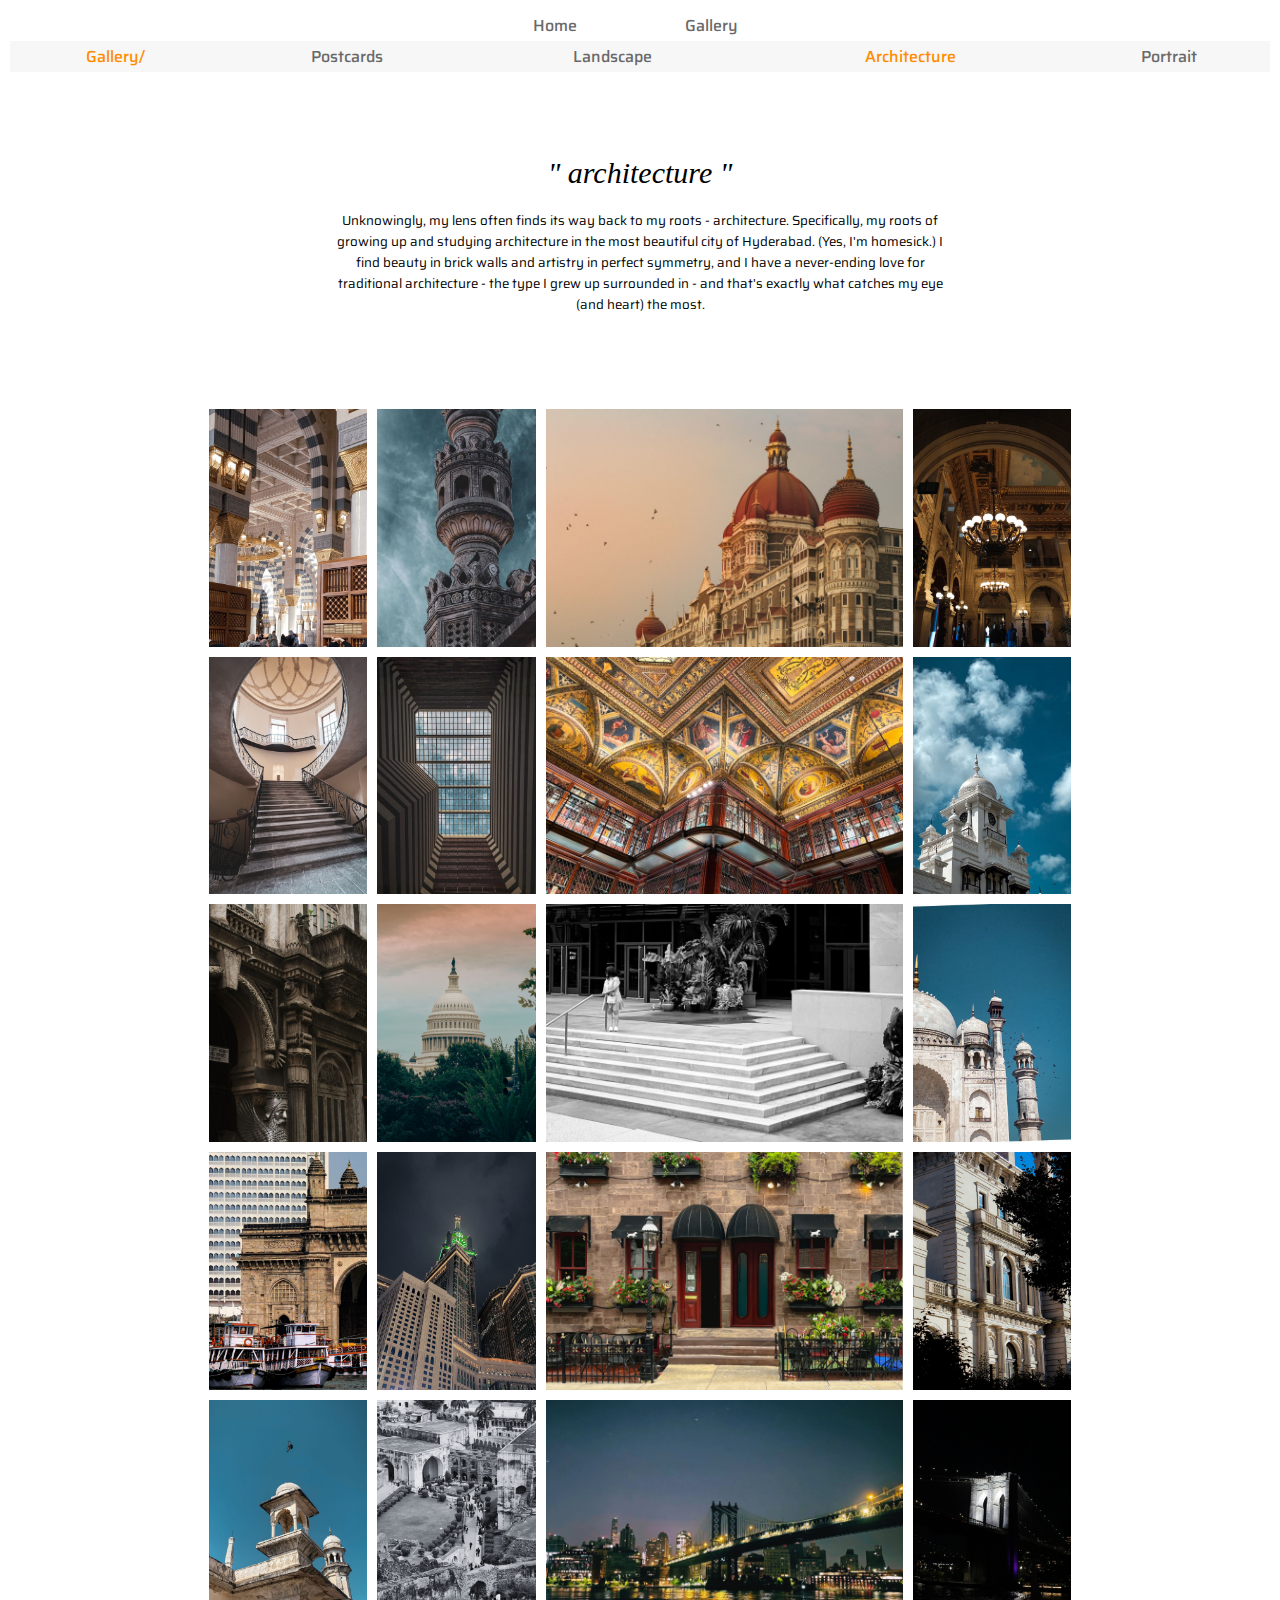
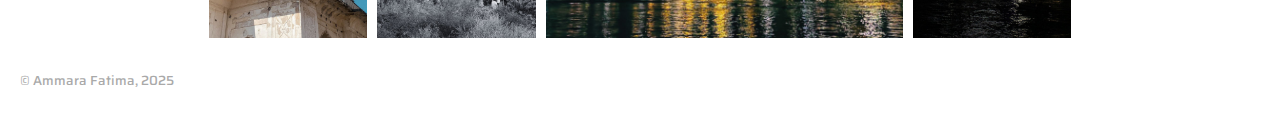
<file: Architecture.html>
<!DOCTYPE html>
<html lang="en">
    <head>
        <meta charset="UTF-8">
        <title>Title</title>
        <link rel="stylesheet" type="text/css" href="Style.css">
        <link rel="preconnect" href="https://fonts.googleapis.com">
<link rel="preconnect" href="https://fonts.gstatic.com" crossorigin>
<link href="https://fonts.googleapis.com/css2?family=Saira:ital,wght@0,100..900;1,100..900&display=swap" rel="stylesheet">
    </head>
    <body>
    <table>
    <tr> 
        <th> <a href="index.html"> Home </a> </th>
        <th> <a href="Gallery.html"> Gallery </a> </th>
        </tr>
        </table>
    <table class="SecondNav">
        <tr>
        <th> Gallery/ </th>
        <th> <a href="Postcards.html"> Postcards </a> </th>
        <th> <a href="Landscape.html"> Landscape </a> </th>
            <th> Architecture </th>
        <th> <a href="Portrait.html"> Portrait </a> </th>
        </tr>
        </table>    
    
          <div class="overlay-text" id="Architecture-text">
         <h3>
        " architecture " </h3>
        <h5>
Unknowingly, my lens often finds its way back to my roots - architecture. 
Specifically, my roots of growing up and studying architecture in the most beautiful city of Hyderabad. (Yes, I'm homesick.)
I find beauty in brick walls and artistry in perfect symmetry, and I have a never-ending love for traditional architecture - the type I grew up surrounded in - and that's exactly what catches my eye (and heart) the most.
              </h5>
    
        </div>    
        
            
        
    <div class=image-grid id="Architecture-grid">
      <img src="Architecture/A1.jpg" alt="Image">
        <img src="Architecture/A2.jpg" alt="Image">
        <img src="Architecture/A16.jpg" alt="Image">
        <img src="Architecture/A3.jpg" alt="Image">
        <img src="Architecture/A4.jpg" alt="Image">
        <img src="Architecture/A5.jpg" alt="Image">
          <img src="Architecture/A17.jpg" alt="Image">
        <img src="Architecture/A6.jpg" alt="Image">
        <img src="Architecture/A7.jpg" alt="Image">
        <img src="Architecture/A8.jpg" alt="Image">
         <img src="Architecture/A18.jpg" alt="Image">
        <img src="Architecture/A9.jpg" alt="Image">
        <img src="Architecture/A10.jpg" alt="Image">
        <img src="Architecture/A11.jpg" alt="Image">
        <img src="Architecture/A19.jpg" alt="Image">
        <img src="Architecture/A12.jpg" alt="Image">
        <img src="Architecture/A13.jpg" alt="Image">
        <img src="Architecture/A14.jpg" alt="Image">
         <img src="Architecture/A20.jpg" alt="Image">
        <img src="Architecture/A15.jpg" alt="Image">
        </div>
        
        
        
        
        <div class="footer">
        <h5>
        © Ammara Fatima, 2025
        </h5>
        </div>
    
    </body>
</html>
</file>
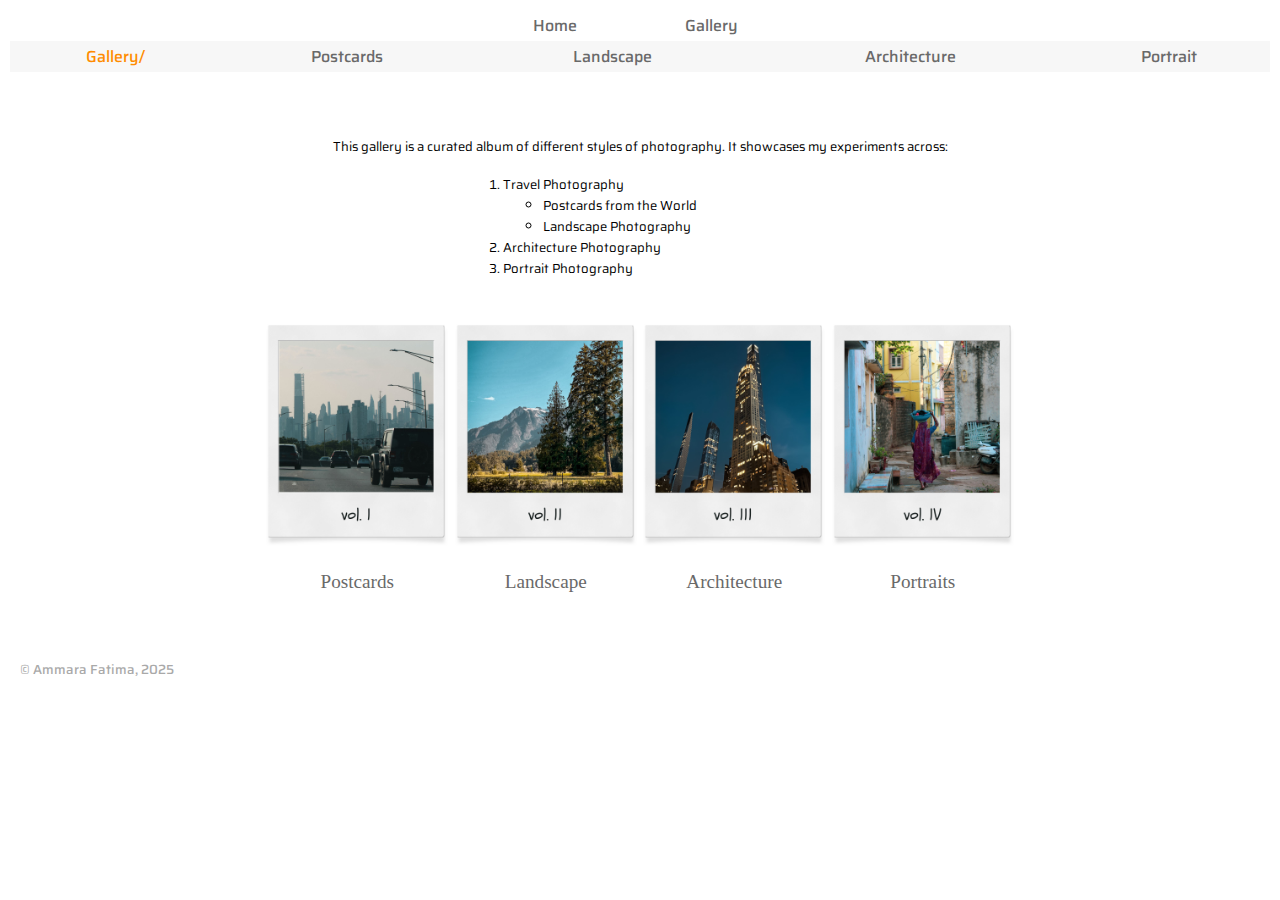
<file: Gallery.html>
<!DOCTYPE html>
<html lang="en">
    <head>
        <meta charset="UTF-8">
        <title>Title</title>
        <link rel="stylesheet" type="text/css" href="Style.css">
        <link rel="preconnect" href="https://fonts.googleapis.com">
<link rel="preconnect" href="https://fonts.gstatic.com" crossorigin>
<link href="https://fonts.googleapis.com/css2?family=Saira:ital,wght@0,100..900;1,100..900&display=swap" rel="stylesheet">
    </head>
    <body>
    <table>
    <tr> 
        <th> <a href="index.html"> Home </a> </th>
        <th> <a href="Gallery.html"> Gallery </a> </th>
        </tr>
        </table>
        
     <table class="SecondNav">
        <tr>
        <th> Gallery/ </th>
        <th> <a href="Postcards.html"> Postcards </a> </th>
        <th> <a href="Landscape.html"> Landscape </a> </th>
            <th> <a href="Architecture.html"> Architecture </a> </th>
        <th> <a href="Portrait.html"> Portrait </a> </th>
        </tr>
        </table> 
        
         <div class="overlay-text" id="Gallery-text">
            <h4> This gallery is a curated album of different styles of photography. 
                It showcases my experiments across:
            </h4>    
            <ol>
                <li> Travel Photography
                <ul> 
                    <li> Postcards from the World </li> 
                    <li> Landscape Photography </li>
                </ul>
                    </li>
                <li> Architecture Photography </li>
                <li> Portrait Photography </li>
                </ol>  
            </div>
        
        <table id="Gallery">
            <tr>
            <th> 
        <a href="Postcards.html">
             <img src="G1.jpg" alt="Image">
            </a>
            </th>
            <th>
        <a href="Landscape.html">
             <img src="G2.jpg" alt="Image">
            </a>
             </th>
          <th>
        <a href="Architecture.html">
             <img src="G3.jpg" alt="Image">
            </a>
        </th>
        <th>
        <a href="Portrait.html">
             <img src="G4.jpg" alt="Image">
            </a>  
          </th>
          </tr>
        <tr>
        <th>
            <a href="Postcards.html"> Postcards </a>
            </th>    
        <th>
            <a href="Landscape.html"> Landscape </a>
            </th>
        <th>
            <a href="Architecture.html"> Architecture </a>
            </th>      
        <th>
            <a href="Portrait.html"> Portraits </a>
        
            </th>
        </tr>
        </table>
        
        
        
        
        
        
        <div class="footer">
        <h5>
        © Ammara Fatima, 2025
        </h5>
        </div>
          </body>
</html>
</file>
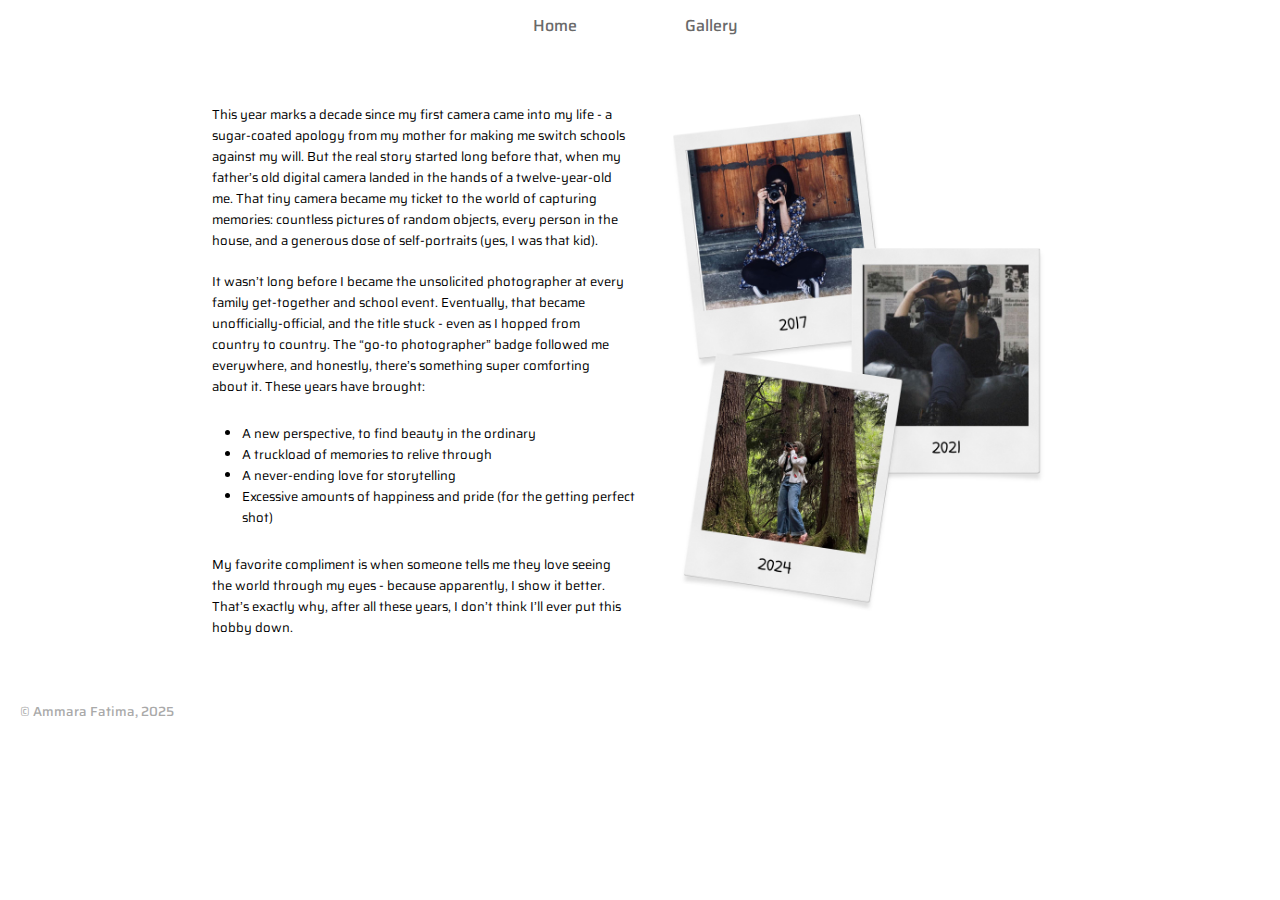
<file: Info.html>
<!DOCTYPE html>
<html lang="en">
    <head>
        <meta charset="UTF-8">
        <title>Title</title>
        <link rel="stylesheet" type="text/css" href="Style.css">
        <link rel="preconnect" href="https://fonts.googleapis.com">
<link rel="preconnect" href="https://fonts.gstatic.com" crossorigin>
<link href="https://fonts.googleapis.com/css2?family=Saira:ital,wght@0,100..900;1,100..900&display=swap" rel="stylesheet">
        <link rel="preconnect" href="https://fonts.googleapis.com">
<link rel="preconnect" href="https://fonts.gstatic.com" crossorigin>
<link href="https://fonts.googleapis.com/css2?family=Waterfall&display=swap" rel="stylesheet">
    </head>
    <body>
        <table>
    <tr> 
        <th> <a href="index.html"> Home </a> </th>
        <th> <a href="Gallery.html"> Gallery </a> </th>
        </tr>
        </table>
    
    <table id="Info">
        <tr>
        <td>
        <p>  
        This year marks a decade since my first camera came into my life - a sugar-coated apology from my mother for making me switch schools against my will. But the real story started long before that, when my father’s old digital camera landed in the hands of a twelve-year-old me. That tiny camera became my ticket to the world of capturing memories: countless pictures of random objects, every person in the house, and a generous dose of self-portraits (yes, I was that kid).
        </p>
        <p>    
            It wasn’t long before I became the unsolicited photographer at every family get-together and school event. Eventually, that became unofficially-official, and the title stuck - even as I hopped from country to country. The “go-to photographer” badge followed me everywhere, and honestly, there’s something super comforting about it. These years have brought:
        </p> 
        <ul>
            <li> A new perspective, to find beauty in the ordinary  </li>
            <li> A truckload of memories to relive through </li>
            <li> A never-ending love for storytelling </li>
            <li> Excessive amounts of happiness and pride (for the getting perfect shot) </li>
        </ul>
        <p>
             My favorite compliment is when someone tells me they love seeing the world through my eyes - because apparently, I show it better. That’s exactly why, after all these years, I don’t think I’ll ever put this hobby down.
        </p> 
            </td> 
        
        
        <th>
            <img src="2017.jpg" alt="Image">
            </th>
        </tr>
        </table>
        
        
    <div class="footer">
        <h5>
        © Ammara Fatima, 2025
        </h5>
        </div>    
        
    </body>
</html>
</file>
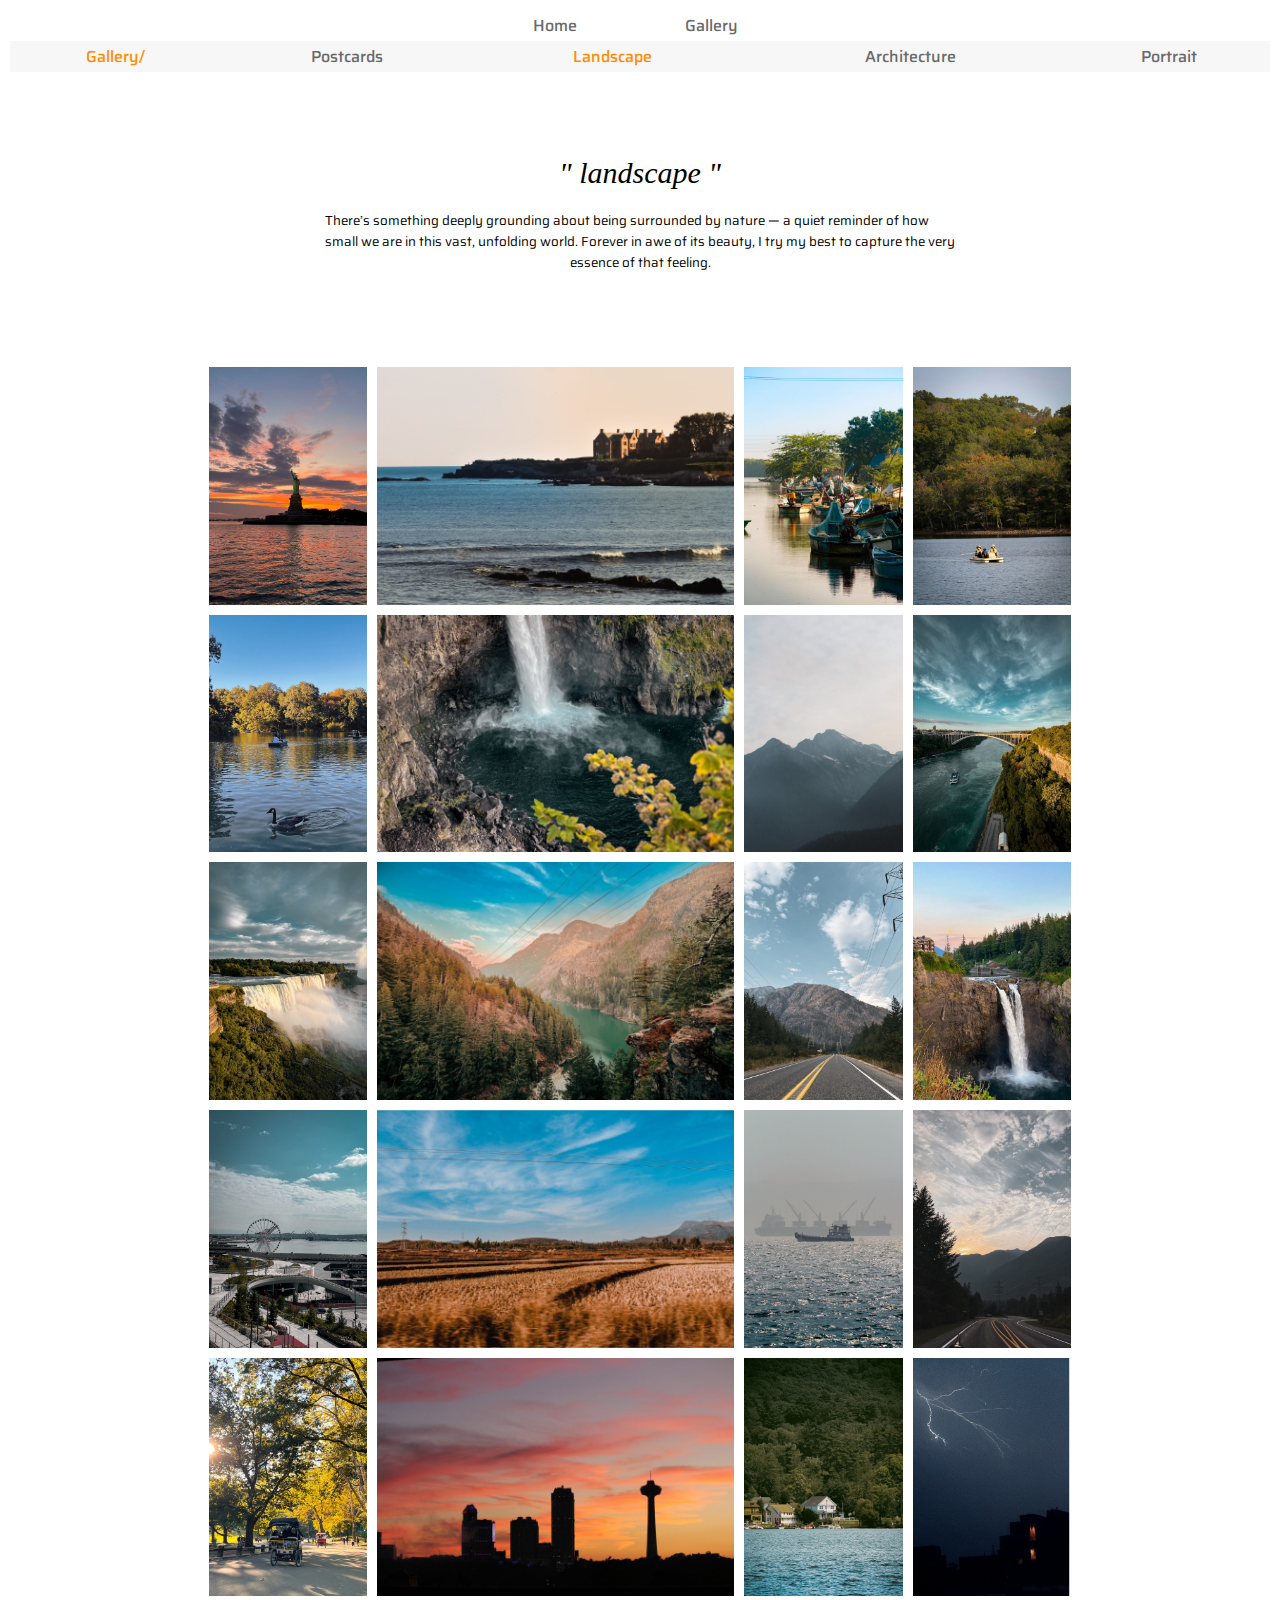
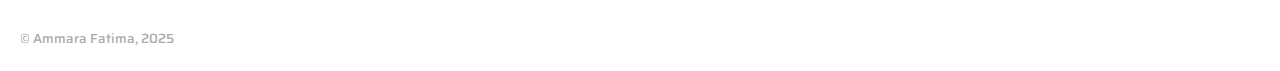
<file: Landscape.html>
<!DOCTYPE html>
<html lang="en">
    <head>
        <meta charset="UTF-8">
        <title>Title</title>
        <link rel="stylesheet" type="text/css" href="Style.css">
        <link rel="preconnect" href="https://fonts.googleapis.com">
<link rel="preconnect" href="https://fonts.gstatic.com" crossorigin>
<link href="https://fonts.googleapis.com/css2?family=Saira:ital,wght@0,100..900;1,100..900&display=swap" rel="stylesheet">
    </head>
    <body>
    <table>
    <tr> 
        <th> <a href="index.html"> Home </a> </th>
        <th> <a href="Gallery.html"> Gallery </a> </th>
        </tr>
        </table>
    <table class="SecondNav">
        <tr>
        <th> Gallery/ </th>
        <th> <a href="Postcards.html"> Postcards </a> </th>
        <th> Landscape </th>
            <th> <a href="Architecture.html"> Architecture </a> </th>
        <th> <a href="Portrait.html"> Portrait </a> </th>
        </tr>
        </table>    
    
          <div class="overlay-text" id="Landscape-text">
         <h3>
        " landscape " </h3>
        <h5>
There’s something deeply grounding about being surrounded by nature — a quiet reminder of how small we are in this vast, unfolding world. Forever in awe of its beauty, I try my best to capture the very essence of that feeling.              </h5>
    
        </div>    
        
            
        
    <div class=image-grid id="Landscape-grid">
       <img src="Landscape/L1.jpg" alt="Image">
         <img src="Landscape/L16.jpg" alt="Image">
         <img src="Landscape/L2.jpg" alt="Image">
         <img src="Landscape/L3.jpg" alt="Image">
         <img src="Landscape/L4.jpg" alt="Image">
         <img src="Landscape/L17.jpg" alt="Image">
         <img src="Landscape/L5.jpg" alt="Image">
         <img src="Landscape/L6.jpg" alt="Image">
         <img src="Landscape/L7.jpg" alt="Image">
         <img src="Landscape/L18.jpg" alt="Image">
         <img src="Landscape/L8.jpg" alt="Image">
         <img src="Landscape/L9.jpg" alt="Image">
         <img src="Landscape/L10.jpg" alt="Image">
         <img src="Landscape/L19.jpg" alt="Image">
         <img src="Landscape/L11.jpg" alt="Image">
         <img src="Landscape/L12.jpg" alt="Image">
         <img src="Landscape/L13.jpg" alt="Image">
         <img src="Landscape/L20.jpg" alt="Image">
         <img src="Landscape/L14.jpg" alt="Image">
         <img src="Landscape/L15.jpg" alt="Image">
        </div>
        
        
        <div class="footer">
        <h5>
        © Ammara Fatima, 2025
        </h5>
        </div>
    </body>
</html>
</file>
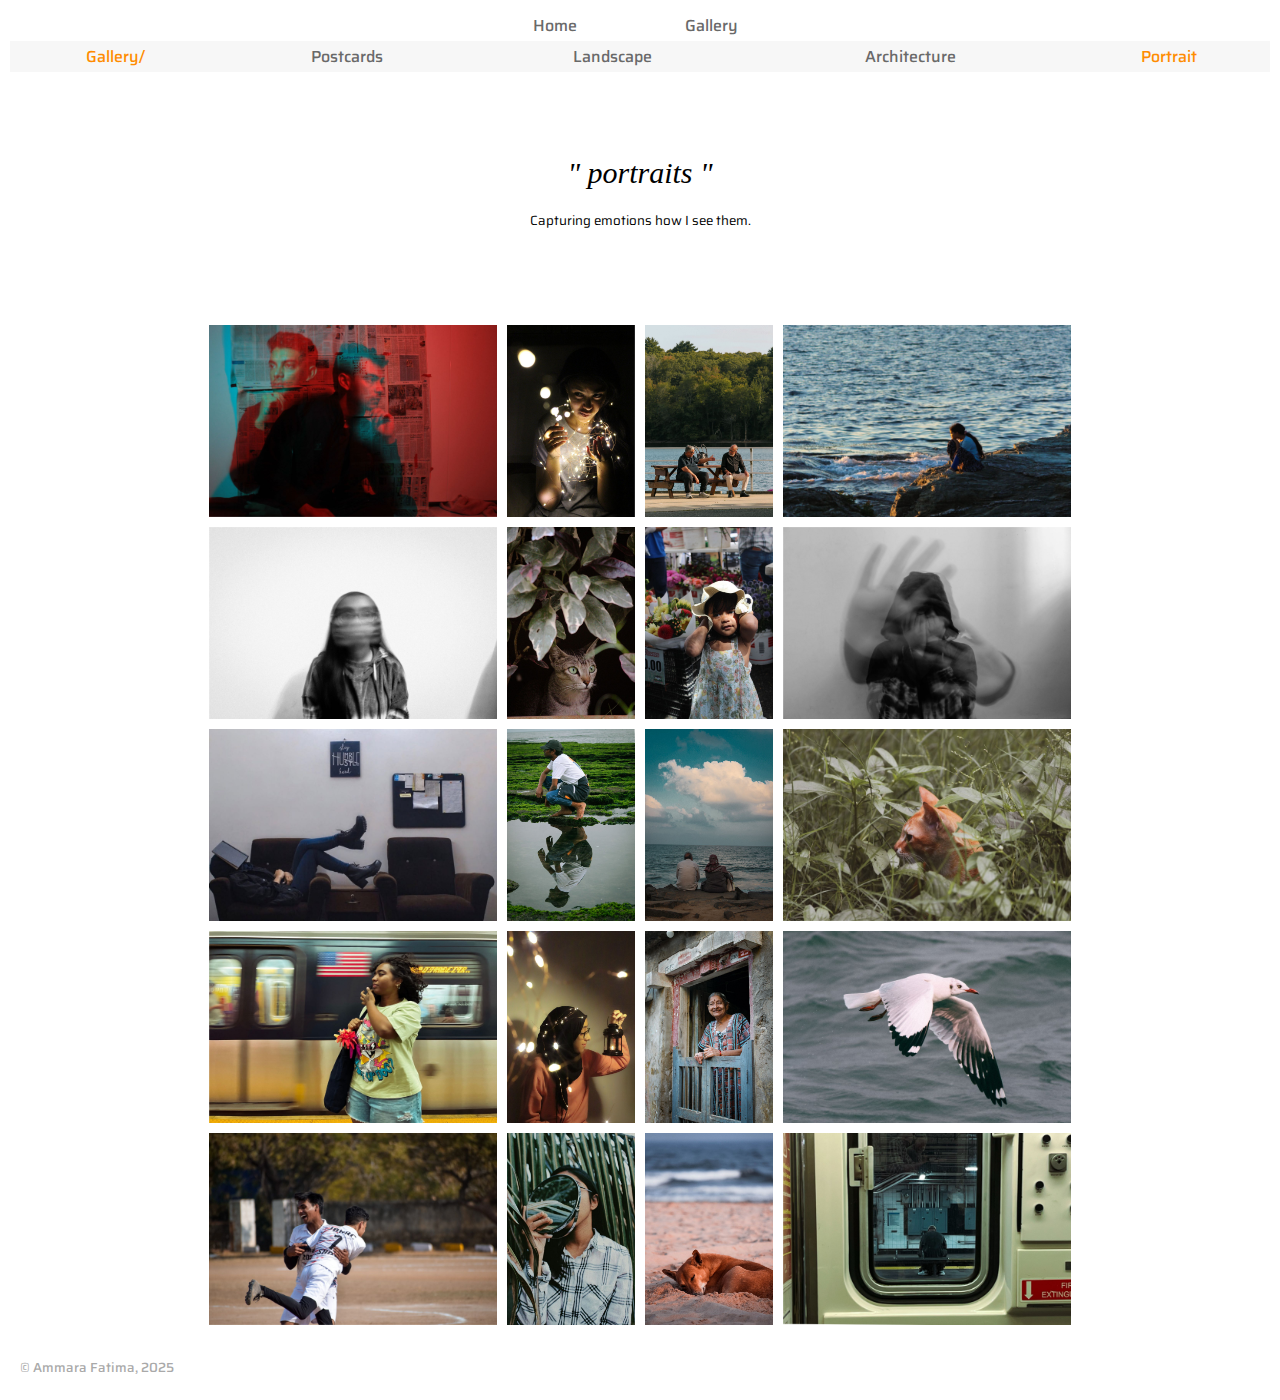
<file: Portrait.html>
<!DOCTYPE html>
<html lang="en">
    <head>
        <meta charset="UTF-8">
        <title>Title</title>
         <link rel="stylesheet" type="text/css" href="Style.css">
        <link rel="preconnect" href="https://fonts.googleapis.com">
<link rel="preconnect" href="https://fonts.gstatic.com" crossorigin>
<link href="https://fonts.googleapis.com/css2?family=Saira:ital,wght@0,100..900;1,100..900&display=swap" rel="stylesheet">
    </head>
    <body>
    <table>
    <tr> 
        <th> <a href="index.html"> Home </a> </th>
        <th> <a href="Gallery.html"> Gallery </a> </th>
        </tr>
        </table>
    <table class="SecondNav">
        <tr>
        <th> Gallery/ </th>
        <th> <a href="Postcards.html"> Postcards </a> </th>
        <th> <a href="Landscape.html"> Landscape </a> </th>
        <th> <a href="Architecture.html"> Architecture </a> </th>
        <th> Portrait </th>
        
        </tr>
        </table>    
        
            <div class="overlay-text" id="Portraits-text">
         <h3>
        " portraits " </h3>
        <h5>
Capturing emotions how I see them.                 </h5>
    
        </div>    
        
            
        
    <div class=image-grid id="Portraits-grid">
       <img src="Portraits/P18.jpg" alt="Image">
        <img src="Portraits/P1.jpg" alt="Image">
        <img src="Portraits/P2.jpg" alt="Image">
        <img src="Portraits/P12.jpg" alt="Image">
        <img src="Portraits/P13.jpg" alt="Image">
        <img src="Portraits/P3.jpg" alt="Image">
        <img src="Portraits/P4.jpg" alt="Image">
        <img src="Portraits/P14.jpg" alt="Image">
         <img src="Portraits/P15.jpg" alt="Image">
        <img src="Portraits/P5.jpg" alt="Image">
        <img src="Portraits/P6.jpg" alt="Image">
         <img src="Portraits/P16.jpg" alt="Image">
         <img src="Portraits/P17.jpg" alt="Image">
        <img src="Portraits/P7.jpg" alt="Image">
        <img src="Portraits/P8.jpg" alt="Image">
        <img src="Portraits/P11.jpg" alt="Image">
        <img src="Portraits/P19.jpg" alt="Image">
        <img src="Portraits/P9.jpg" alt="Image">
        <img src="Portraits/P10.jpg" alt="Image">
        <img src="Portraits/P20.jpg" alt="Image">
        
        </div>
        
        
        <div class="footer">
        <h5>
        © Ammara Fatima, 2025
        </h5>
        </div>
    
    </body>
</html>
</file>
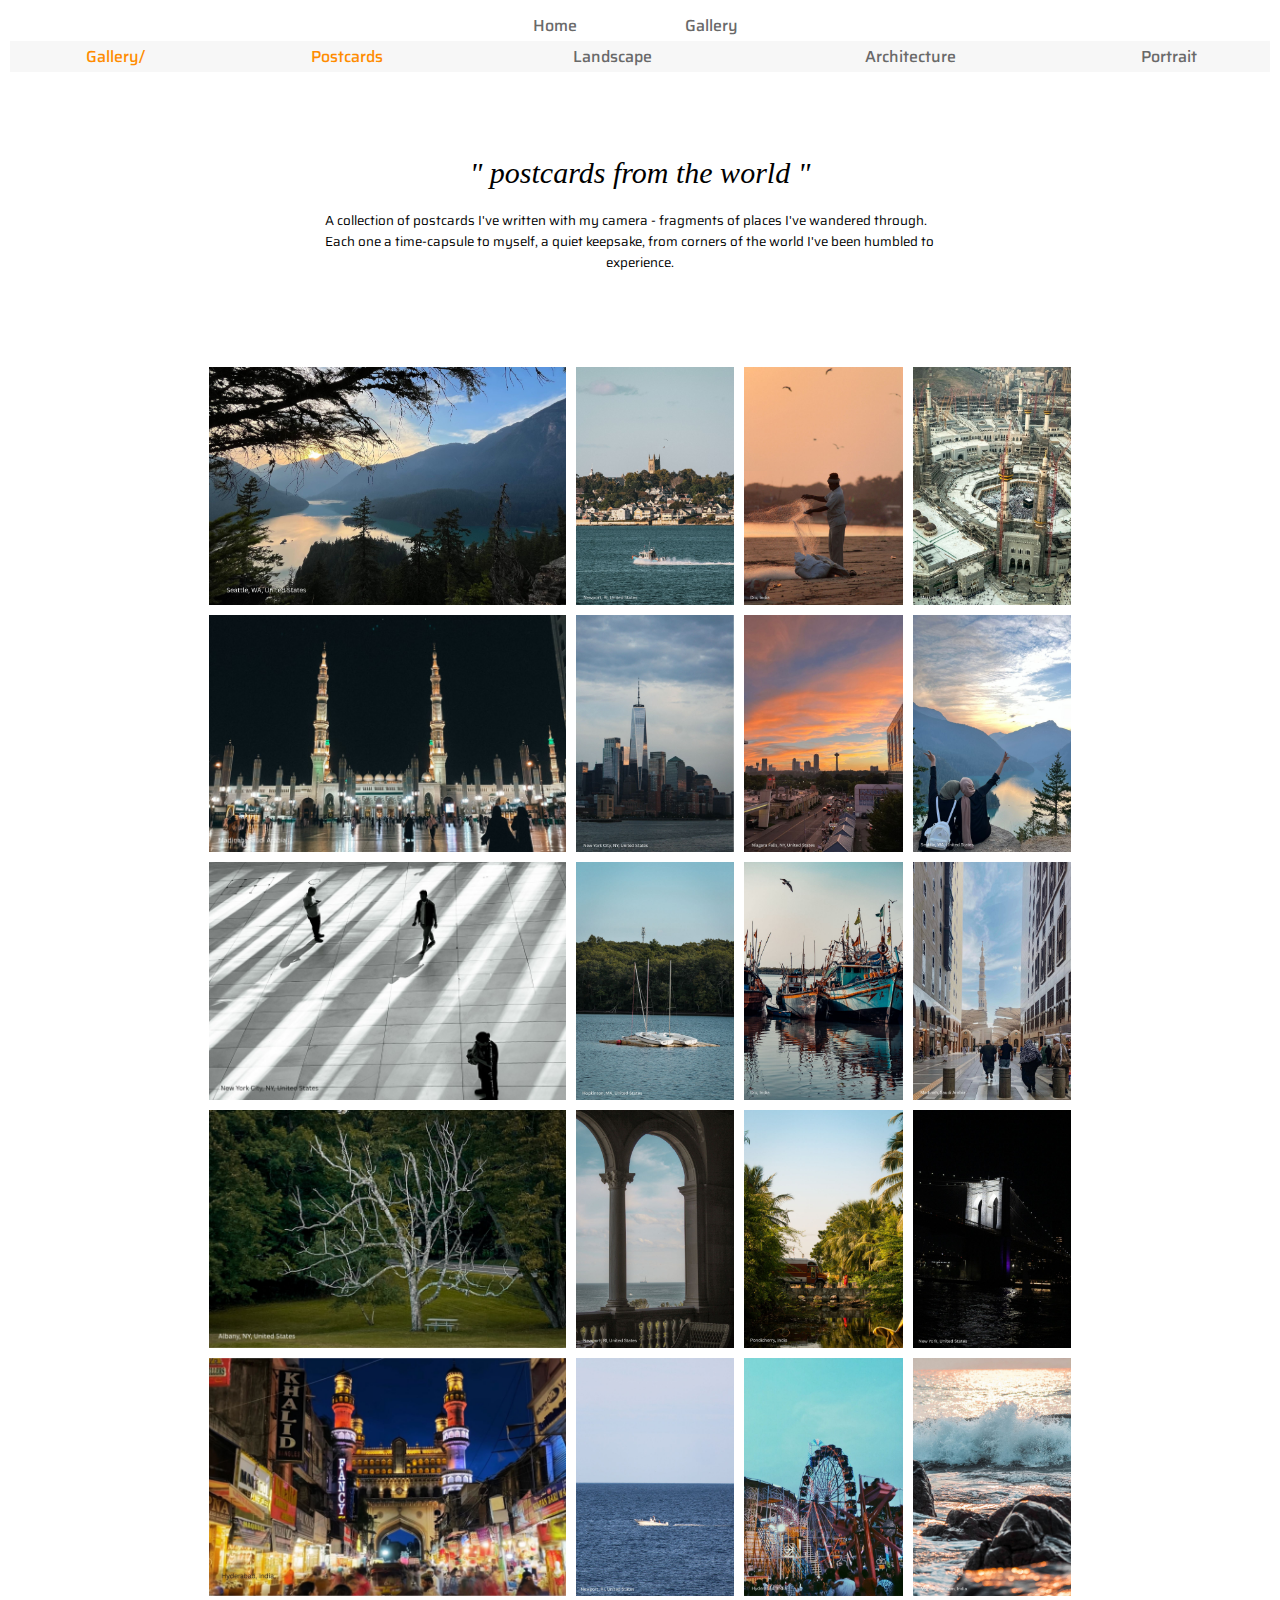
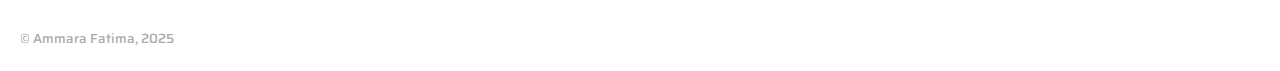
<file: Postcards.html>
<!DOCTYPE html>
<html lang="en">
    <head>
        <meta charset="UTF-8">
        <title>Title</title>
        <link rel="stylesheet" type="text/css" href="Style.css">
        <link rel="preconnect" href="https://fonts.googleapis.com">
<link rel="preconnect" href="https://fonts.gstatic.com" crossorigin>
<link href="https://fonts.googleapis.com/css2?family=Saira:ital,wght@0,100..900;1,100..900&display=swap" rel="stylesheet">
    </head>
    <body>
    <table>
    <tr> 
        <th> <a href="index.html"> Home </a> </th>
        <th> <a href="Gallery.html"> Gallery </a> </th>
        </tr>
        </table>
    <table class="SecondNav">
        <tr>
        <th> Gallery/ </th>
        <th> Postcards </th>
        <th> <a href="Landscape.html"> Landscape </a> </th>
            <th> <a href="Architecture.html"> Architecture </a> </th>
        <th> <a href="Portrait.html"> Portrait </a></th>
        
        </tr>
        </table>    
        
     <div class="overlay-text" id="Postcards-text">
         <h3>
        " postcards from the world " </h3>
        <h5>
        A collection of postcards I've written with my camera - fragments of places I've wandered through. Each one a time-capsule to myself, a quiet keepsake, from corners of the world I've been humbled to experience. </h5>
    
        </div>    
        
            
        
    <div class=image-grid id="Postcards-grid">
      <img src="Postcards/16h.jpg" alt="Image">
        <img src="Postcards/1.jpg" alt="Image">
        <img src="Postcards/2.jpg" alt="Image">
        <img src="Postcards/3.jpg" alt="Image">
          <img src="Postcards/17.jpg" alt="Image">
        <img src="Postcards/4.jpg" alt="Image">
        <img src="Postcards/5.jpg" alt="Image">
        <img src="Postcards/6.jpg" alt="Image">
        <img src="Postcards/18.jpg" alt="Image">
        <img src="Postcards/7.jpg" alt="Image">
        <img src="Postcards/8.jpg" alt="Image">
        <img src="Postcards/9.jpg" alt="Image">
          <img src="Postcards/19.jpg" alt="Image"> 
        <img src="Postcards/10.jpg" alt="Image">
        <img src="Postcards/11.jpg" alt="Image">
        <img src="Postcards/12.jpg" alt="Image">
       <img src="Postcards/20.jpg" alt="Image">
        <img src="Postcards/13.jpg" alt="Image">
        <img src="Postcards/14.jpg" alt="Image">
        <img src="Postcards/15.jpg" alt="Image">
        </div>
        
        
        <div class="footer">
        <h5>
        © Ammara Fatima, 2025
        </h5>
        </div>
    </body>
</html>
</file>
<file: Style.css>
* {
                 font-family: "Saira", sans-serif;
    font-weight: 500;
    font-style: normal;
}

            table {
                margin:auto;
                width: 25%;
                background-color: #ffffff
            }
a { color:dimgray;
    text-decoration: none;
}
a:hover { color: darkorange}
body {
    margin: 10px;
}
.image-grid {
    margin-top: 20px;
    --gap: 10px;
    --num-cols: 4;
    --row-height: 200px;
    
    box-sizing: border-box;
    padding: var(--gap);
    
    display: grid;
    position: relative;
    grid-template-columns: repeat(var(--num-cols), 1fr);
    grid-auto-rows: var(--row-height);
    gap: var(--gap);
}

.image-grid img {
    width: 100%;
    height: 100%;
    object-fit: cover;
}

.overlay-text {
    grid-column: 2/ span 2;
    grid-row: 2/ span 1;
    display: flex;
    flex-direction: column;
    line-height: normal;
    justify-content: center;
    align-items: center;
    text-align-last: center;
    background: #fff;
    padding: 5vw 1vw;
    z-index: 2;
}

.overlay-text h1 {
  font-family: "Waterfall", cursive;
  font-weight: 400;
  font-style: normal;
    margin: 20px;
    font-size: 50px
}

.overlay-text h5 {
    margin:0;
    font-weight: normal;
}

.overlay-text h6 {
    margin: 20px;
}

.overlay-text a {
    color:rgba(204, 124, 26, 0.73);
    text-decoration: underline;
}

.SecondNav {
    width: 100%;
    background-color: #f7f7f7;
    color:#ff8c00;
}

#Postcards-grid {
    margin-top: 20px;
    justify-content:center;
    align-content: center;
    margin-left: auto;
    margin-right: auto;
    width: 70%;
    --gap: 10px;
    --wide-col: 2.25fr;
    --num-cols: 4;
    --row-height: auto;
    
    box-sizing: border-box;
    padding: var(--gap);
    
    display: grid;
    position: relative;
    grid-template-columns:var(--wide-col) 1fr 1fr 1fr ;
    grid-auto-rows:auto;
    gap: var(--gap);
}

#Postcards-grid img {
    height: auto;
    width: 100%;
    object-fit: cover;
}

#Postcards-text {
    width: 50%;
    text-align-last: center;
    justify-content: center;
    margin-left: auto;
    margin-right: auto;
}

#Postcards-text h3 {
    font-family: "Waterfall", cursive;
  font-weight: 200;
  font-style: italic;
    font-size: 30px;
    margin: 20px;
}



#Portraits-grid {
    margin-top: 20px;
    justify-content:center;
    align-content: center;
    margin-left: auto;
    margin-right: auto;
    width: 70%;
    --gap: 10px;
    --wide-col: 2.25fr;
    --num-cols: 4;
    --row-height: auto;
    
    box-sizing: border-box;
    padding: var(--gap);
    
    display: grid;
    position: relative;
    grid-template-columns: var(--wide-col) 1fr 1fr var(--wide-col);
    grid-auto-rows:auto;
    gap: var(--gap);
}

#Portraits-grid img {
    height: auto;
    width: 100%;
    object-fit: cover;
}

#Portraits-text {
    width: 50%;
    text-align-last: center;
    justify-content: center;
    margin-left: auto;
    margin-right: auto;
}


#Portraits-text h3 {
    font-family: "Waterfall", cursive;
  font-weight: 200;
  font-style: italic;
    font-size: 30px;
    margin: 20px;
}



#Landscape-grid {
    margin-top: 20px;
    justify-content:center;
    align-content: center;
    margin-left: auto;
    margin-right: auto;
    width: 70%;
    --gap: 10px;
    --wide-col: 2.25fr;
    --num-cols: 4;
    --row-height: auto;
    
    box-sizing: border-box;
    padding: var(--gap);
    
    display: grid;
    position: relative;
    grid-template-columns: 1fr var(--wide-col) 1fr 1fr;
    grid-auto-rows:auto;
    gap: var(--gap);
}

#Landscape-grid img {
    height: auto;
    width: 100%;
    object-fit: cover;
}

#Landscape-text {
    width: 50%;
    text-align-last: center;
    justify-content: center;
    margin-left: auto;
    margin-right: auto;
}


#Landscape-text h3 {
    font-family: "Waterfall", cursive;
  font-weight: 200;
  font-style: italic;
    font-size: 30px;
    margin: 20px;
}



#Architecture-grid {
    margin-top: 20px;
    justify-content:center;
    align-content: center;
    margin-left: auto;
    margin-right: auto;
    width: 70%;
    --gap: 10px;
    --wide-col: 2.25fr;
    --num-cols: 4;
    --row-height: auto;
    
    box-sizing: border-box;
    padding: var(--gap);
    
    display: grid;
    position: relative;
    grid-template-columns:1fr 1fr var(--wide-col) 1fr;
    grid-auto-rows:auto;
    gap: var(--gap);
}

#Architecture-grid img {
    height: 100%;
    width: 100%;
    object-fit: cover;
}

#Architecture-text {
    width: 50%;
    text-align: center;
    justify-content:center;
    margin-left: auto;
    margin-right: auto;
}

#Architecture-text ul {
    font-size: small;
    font-weight: normal;
    color: #bf884f;
}


#Architecture-text > h3 {
    font-family: "Waterfall", cursive;
  font-weight: 200;
  font-style: italic;
    font-size: 30px;
    margin: 20px;
}


#Gallery {
    table-layout:fixed;
    justify-content:center;
    align-content: center;
    margin-left: auto;
    margin-right: auto;
    margin-bottom: 60px;
    width: 60%;
    
}

#Gallery th {
    padding: 2px;
    width: auto;
}


#Gallery img {
    max-width: 100%;
    object-fit: cover;    
    margin: 0;
}

#Gallery a {
    margin-top: 0;
    padding: 0;
    font-family: "Waterfall", cursive;
  font-style: normal;
    font-weight: normal;
    font-size: 1.5vw;
}

#Gallery-text {
    padding-bottom: 30px;
    width: 50%;
    font-size: small;
     text-align: left;
    justify-content:center;
    margin-left: auto;
    margin-right: auto;
}

#Gallery-text h4 {
    font-weight: normal;
    margin-top: 0;
}

#Gallery-text ol {
    font-size: small;
    text-align-last: left;
    justify-content: center;
    margin-top: 0;
    margin-bottom: 0;
    margin-left: auto;
    margin-right: auto;
    width: 50%
}

#Gallery-text li {
    font-style: normal;
    font-weight: normal;
    text-align: left;
}
#Gallery-text ul {
    font-style: normal;
    font-weight: lighter;
    text-align: left;
}

#Info {
 table-layout:fixed;
    justify-content:center;
    align-content: center;
    margin-left: auto;
    margin-right: auto;
    margin-top: 50px;
    margin-bottom: 50px;
    width: 70%;
    
}

#Info img {
 width: 400px;
    height: auto;
    object-fit: cover;
}

#Info p {
    margin: 0;
    padding: 10px;
    border: none;
    font-weight: normal;
    font-size: small;
    text-align: left;
}

#Info li {
    font-weight: normal;
    font-size: small
}




.footer {
    position: relative;
    bottom: 0;
    text-align-last: left;
    color:darkgrey;
    margin-top: 20px;
    margin-bottom: 0;
    margin-left: 10px;
}
</file>
